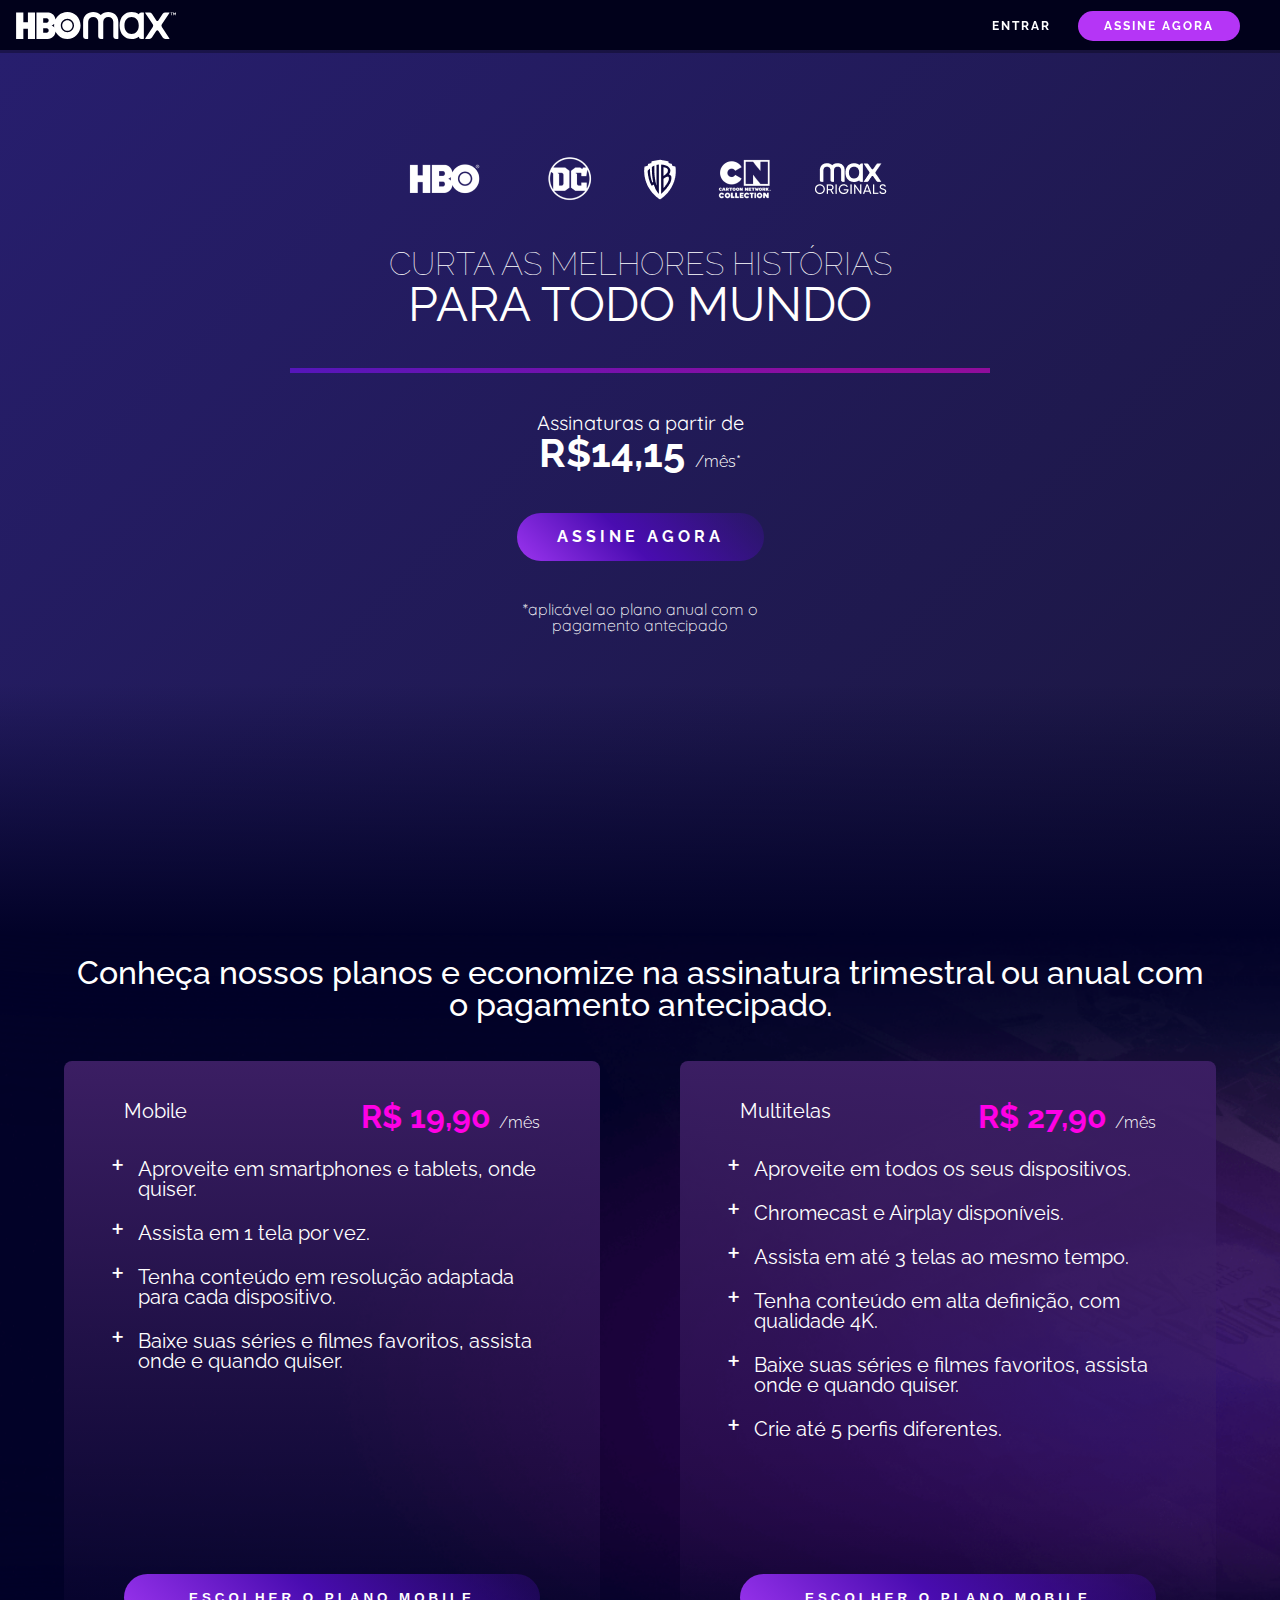
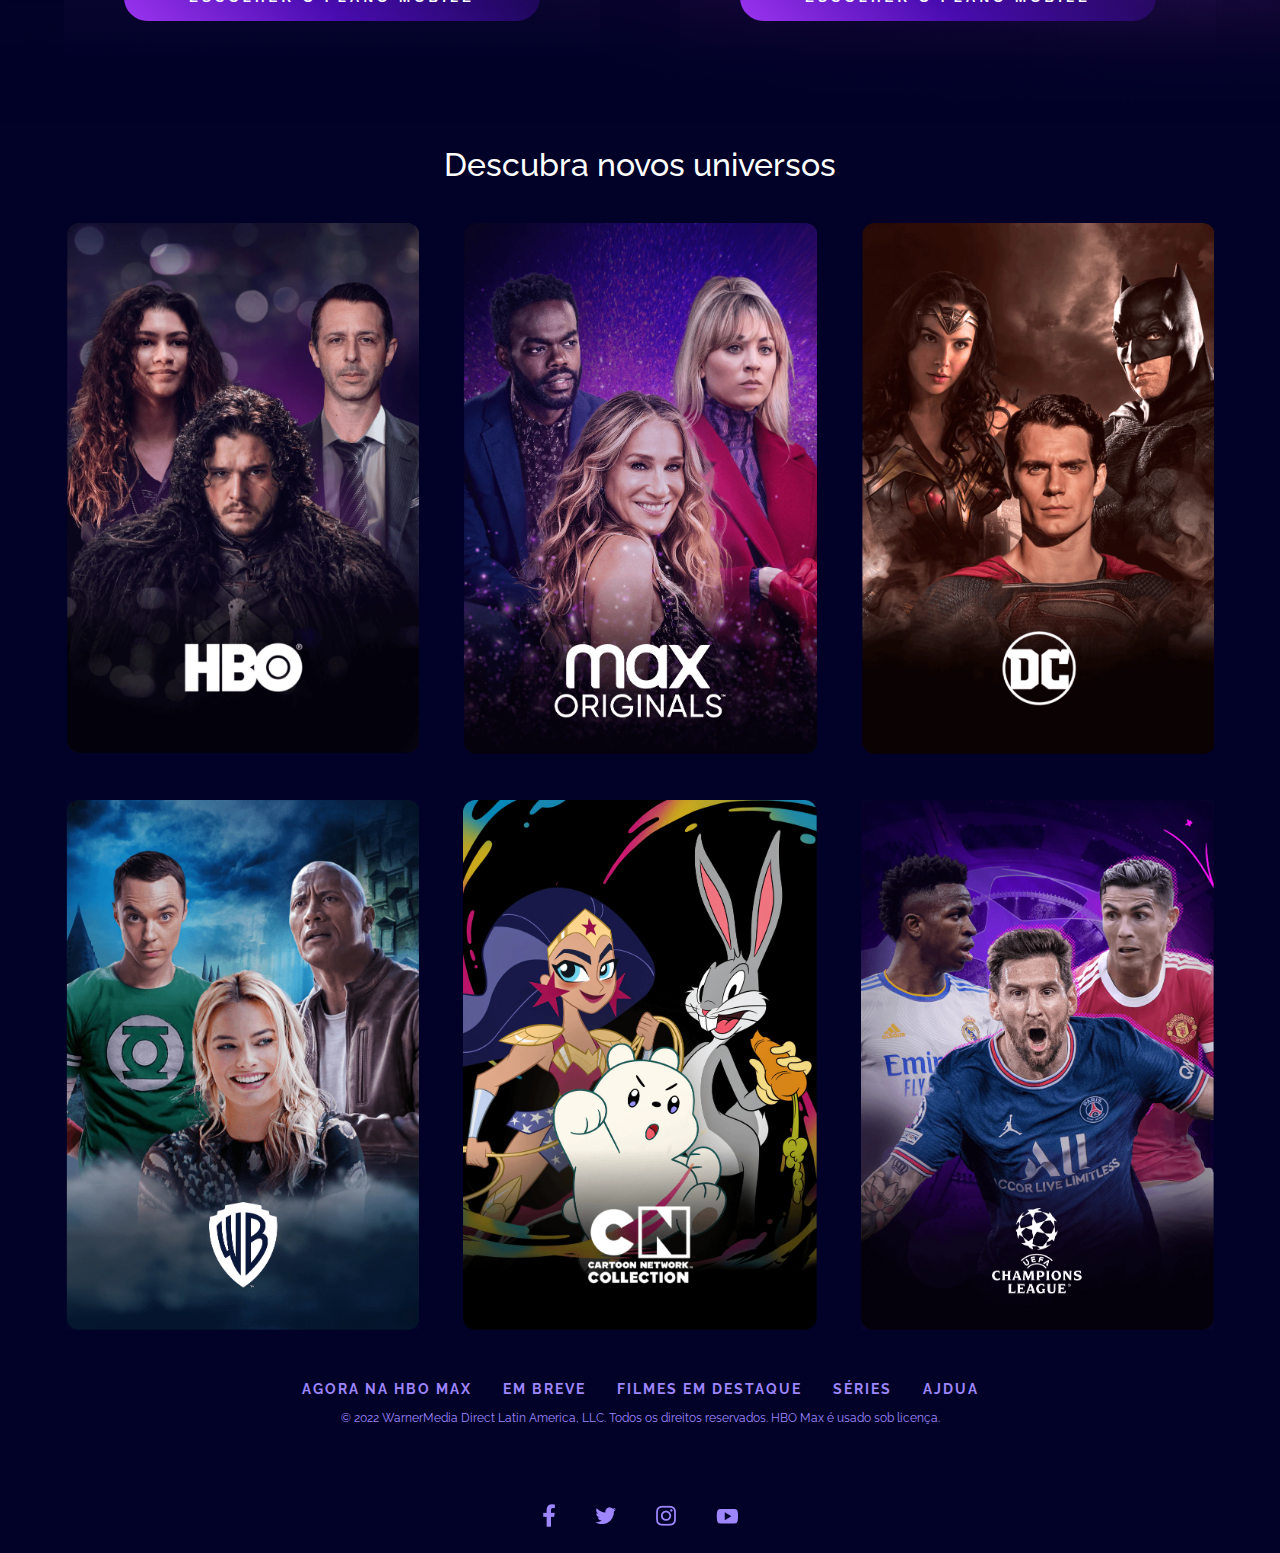
<file: index.html>
<!DOCTYPE html>
<html lang="pt-br">

<head>
    <meta charset="UTF-8">
    <meta name="viewport" content="width=device-width, initial-scale=1.0">
    <title>HBO Max</title>
    <link rel="stylesheet" href="src/styles/reset.css">
    <link rel="stylesheet" href="src/styles/global.css">
    <link rel="stylesheet" href="src/styles/responsivo.css">
</head>

<body>
    <nav class="menu">
        <a class="menu_logo" href="index.html">
            <img src="src/img/hbo-logo.svg" alt="" class="menu_logo-img">
        </a>
        <div>
            <a class="menu_item" href="signIn.html">Entrar</a>
            <a class="menu_item menu_sign-up-btn" href="#sub">Assine Agora</a>
        </div>
    </nav>
    <header class="header">
        <div class="header_content">
            <div class="header_chanels">
                <img class="header_chanel" src="src/img/hbo.png" alt="">
                <img class="header_chanel" src="src/img/dc.png" alt="">
                <img class="header_chanel" src="src/img/wb.png" alt="">
                <img class="header_chanel" src="src/img/cartoon-network_neutral.png" alt="">
                <img class="header_chanel" src="src/img/max_originals.png" alt="">
            </div>
            <div class="header_title">
                <h1><span class="header_title-light">Curta as melhores histórias</span>
                    para todo mundo</h1>
            </div>
            <div class="header_divider"></div>
            <div class="header_offer">
                <p>Assinaturas a partir de</p>
                <p class="offer_value">
                    R$14,15
                    <span class="offer_value-small">/mês*</span>
                </p>
            </div>
            <a class="header_button header_button-btn" href="#sub">Assine agora</a>
            <p class="text-small"> *aplicável ao plano anual com o pagamento antecipado</p>
        </div>
    </header>
    <main>
        <section id="sub" class="sub">
            <div class="container">
                <h2 class="container_title">Conheça nossos planos e economize na assinatura trimestral ou anual com o pagamento antecipado.</h2>
                <div class="sub_plans">
                    <div class="sub_cards">
                        <div>
                            <div class="sub_plan">
                                <h3>Mobile</h3>
                                <p class="sub_text">R$ 19,90 <span class="sub_text_light">/mês</span></p>
                            </div>
                            <ul class="sub_features">
                                <li class="sub_description">Aproveite em smartphones e tablets, onde quiser.</li>
                                <li class="sub_description">Assista em 1 tela por vez.</li>
                                <li class="sub_description">Tenha conteúdo em resolução adaptada para cada dispositivo.</li>
                                <li class="sub_description">Baixe suas séries e filmes favoritos, assista onde e quando quiser.</li>
                            </ul>
                        </div>
                        <button class="btn button-gradient">
                            Escolher o plano mobile
                        </button>
                    </div>

                    <div class="sub_cards">
                        <div>
                            <div class="sub_plan">
                                <h3>Multitelas</h3>
                                <p class="sub_text">R$ 27,90 <span class="sub_text_light">/mês</span></p>
                            </div>
                            <ul class="sub_features">
                                <li class="sub_description">Aproveite em todos os seus dispositivos.</li>
                                <li class="sub_description">Chromecast e Airplay disponíveis.</li>
                                <li class="sub_description">Assista em até 3 telas ao mesmo tempo.</li>
                                <li class="sub_description">Tenha conteúdo em alta definição, com qualidade 4K.</li>
                                <li class="sub_description">Baixe suas séries e filmes favoritos, assista onde e quando quiser.</li>
                                <li class="sub_description">Crie até 5 perfis diferentes.</li>
                            </ul>
                        </div>
                        <button class="btn button-gradient">
                            Escolher o plano mobile
                        </button>
                    </div>
                </div>
            </div>
        </section>
        <section id="cards-content" class="cards-content container">
            <h2 class="container_title">Descubra novos universos</h2>
            <div class="cards-content_menu">
                <div class="cards-content_container">
                    <img class="cards-content_img" src="src/img/hbo-default_0.webp" alt="HBO">
                </div>
                <div class="cards-content_container">
                    <img class="cards-content_img" src="src/img/MAX-Default.webp" alt="Originals">
                </div>
                <div class="cards-content_container">
                    <img class="cards-content_img" src="src/img/DC_Default.webp" alt="DC">
                </div>
                <div class="cards-content_container">
                    <img class="cards-content_img" src="src/img/WB-Default.webp" alt="Warner">
                </div>
                <div class="cards-content_container">
                    <img class="cards-content_img" src="src/img/CN-Default.webp" alt="Cartoon">
                </div>
                <div class="cards-content_container">
                    <img class="cards-content_img" src="src/img/UCL-Default.webp" alt="UCL">
                </div>
            </div>
        </section>
    </main>
    <footer>
        <section id="footer" class="footer container">
            <div>
                <a class="footer_links" href="https://www.max.com/br/pt/sitemap">Agora na hbo max</a>
                <a class="footer_links" href="https://www.max.com/br/pt">Em breve</a>
                <a class="footer_links" href="https://www.max.com/br/pt/movies">Filmes em destaque</a>
                <a class="footer_links" href="https://www.max.com/br/pt/shows">Séries</a>
                <a class="footer_links" href="https://help.max.com/BR-pt/Home/Index">Ajdua</a>
            </div>
            <p class="footer_rights">© 2022 WarnerMedia Direct Latin America, LLC. Todos os direitos reservados. HBO Max é usado sob licença.</p>
            <div class="footer_socials">
                <a href="https://www.facebook.com/HBOMaxBr/">
                    <img src="src/img/fb_0.png" alt="Facebook">
                </a>
                <a href="https://twitter.com/HBOMaxBR">
                    <img src="src/img/twitter_0.png" alt="Twitter">
                </a>
                <a href="https://www.instagram.com/hbomaxbr/">
                    <img src="src/img/instagram_0.png" alt="Instagram">
                </a>
                <a href="https://www.youtube.com/c/hbomaxbr">
                    <img src="src/img/youtube_0.png" alt="YouTube">
                </a>
            </div>
        </section>
    </footer>
</body>

</html>
</file>
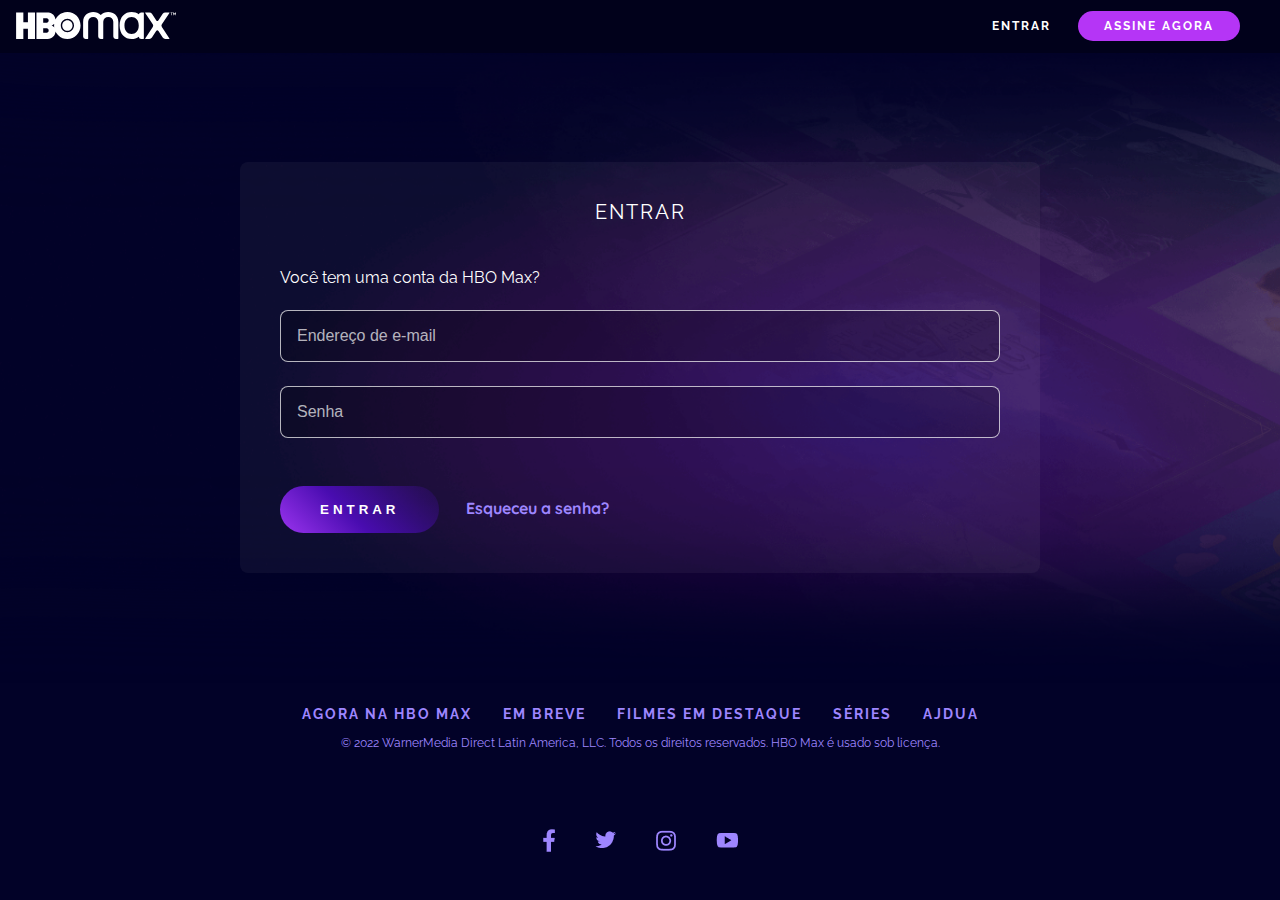
<file: signIn.html>
<!DOCTYPE html>
<html lang="pt-br">

<head>
    <meta charset="UTF-8">
    <meta name="viewport" content="width=device-width, initial-scale=1.0">
    <title>SignIn</title>
    <link rel="stylesheet" href="src/styles/reset.css">
    <link rel="stylesheet" href="src/styles/global.css">
    <link rel="stylesheet" href="src/styles/responsivo.css">
</head>

<body>
    <nav class="menu menu-signin">
        <a class="menu_logo" href="index.html">
            <img src="src/img/hbo-logo.svg" alt="" class="menu_logo-img">
        </a>
        <div>
            <a class="menu_item" href="signIn.html">Entrar</a>
            <a class="menu_item menu_sign-up-btn" href="#sub">Assine Agora</a>
        </div>
    </nav>
    <main class="content-login">
        <form class="login container">
            <h1 class="login_title">Entrar</h1>
            <label class="login_label">Você tem uma conta da HBO Max?</label>
            <input class="login_field"
                   type="email"
                   name="email"
                   id="email"
                   placeholder="Endereço de e-mail" />
            <input class="login_field"
                   type="password"
                   name="password"
                   id="password"
                   placeholder="Senha"
                   minlength="8" />
            <div class="login_actions">
                <button type="submit" class="btn button-gradient">Entrar</button>
                <a class="login_link" href="#">Esqueceu a senha?</a>
            </div>
        </form>

    </main>
    <footer>
        <section id="footer" class="footer container">
            <div>
                <a class="footer_links" href="https://www.max.com/br/pt/sitemap">Agora na hbo max</a>
                <a class="footer_links" href="https://www.max.com/br/pt">Em breve</a>
                <a class="footer_links" href="https://www.max.com/br/pt/movies">Filmes em destaque</a>
                <a class="footer_links" href="https://www.max.com/br/pt/shows">Séries</a>
                <a class="footer_links" href="https://help.max.com/BR-pt/Home/Index">Ajdua</a>
            </div>
            <p class="footer_rights">© 2022 WarnerMedia Direct Latin America, LLC. Todos os direitos reservados. HBO Max é usado sob licença.</p>
            <div class="footer_socials">
                <a href="https://www.facebook.com/HBOMaxBr/">
                    <img src="src/img/fb_0.png" alt="Facebook">
                </a>
                <a href="https://twitter.com/HBOMaxBR">
                    <img src="src/img/twitter_0.png" alt="Twitter">
                </a>
                <a href="https://www.instagram.com/hbomaxbr/">
                    <img src="src/img/instagram_0.png" alt="Instagram">
                </a>
                <a href="https://www.youtube.com/c/hbomaxbr">
                    <img src="src/img/youtube_0.png" alt="YouTube">
                </a>
            </div>
        </section>
    </footer>


</body>
</file>
<file: src/styles/global.css>
@import url("https://fonts.googleapis.com/css2?family=Raleway:wght@300;400;500;600;700&display=swap");
@import url("https://fonts.googleapis.com/css2?family=Quicksand:wght@300;400;700&display=swap");
@import url("https://fonts.googleapis.com/css2?family=Raleway:wght@300;400;500;600;700&display=swap");
@import url("https://fonts.googleapis.com/css2?family=Quicksand:wght@300;400;700&display=swap");


:root {
  --primary-color: #020228;
  --secondary-color: #ff00e5;
  --tertiary-color: #b535f6;
  --btn-bg-color-gradient: linear-gradient(45deg,
      #9b34ef 0%,
      #490cb0 20%,
      transparent 50%);
  --btn-link-bg-color: #fff;
  --btn-link-color: #000;
  --card-bg-color: linear-gradient(0deg, transparent, #3b1e63);
  --divider-bg-color: linear-gradient(90deg,
      #5516ba,
      rgba(255, 0, 229, 0.5) 80%);
  --nav-bg-color: rgba(0, 0, 0, 0.3);
  --text-color: #fff;
  --link-color: #9e86ff;
  --form-bg-color: rgba(211, 211, 211, 0.06);
  --form-field-bg-color: rgba(0, 0, 0, 0.2);
  --form-field-border: 1px solid rgba(255, 255, 255, 0.7);
  --form-field-placeholder: rgba(255, 255, 255, 0.7);
  --form-field-error: rgb(255, 76, 76);

  scroll-behavior: smooth;
}

* {
    margin: 0;
    padding: 0;
    box-sizing: border-box;
  }
  

body {
    background: var(--primary-color);
    color: var(--text-color);
    font-size: 0.75rem;
    font-family: "Raleway", sans-serif;
    height: 100vh;
  }
  

body h1 {
  font-size: 3rem;
  text-transform: uppercase;
  text-align: center;
}

body p {
  font-size: 1.25rem;
}

::-webkit-scrollbar {
  width: 8px;
}

::-webkit-scrollbar-thumb {
  background: var(--tertiary-color);
  border-radius: 10px;
}

::-webkit-scrollbar-thumb:hover {
  background: var(--secondary-color);
}

:root {
  --primary-color: #020228;
  --secondary-color: #ff00e5;
  --tertiary-color: #b535f6;
  --btn-bg-color-gradient: linear-gradient(45deg,
      #9b34ef 0%,
      #490cb0 20%,
      transparent 50%);
  --btn-link-bg-color: #fff;
  --btn-link-color: #000;
  --card-bg-color: linear-gradient(0deg, transparent, #3b1e63);
  --divider-bg-color: linear-gradient(90deg,
      #5516ba,
      rgba(255, 0, 229, 0.5) 80%);
  --nav-bg-color: rgba(0, 0, 0, 0.3);
  --text-color: #fff;
  --link-color: #9e86ff;
  --form-bg-color: rgba(211, 211, 211, 0.06);
  --form-field-bg-color: rgba(0, 0, 0, 0.2);
  --form-field-border: 1px solid rgba(255, 255, 255, 0.7);
  --form-field-placeholder: rgba(255, 255, 255, 0.7);
  --form-field-error: rgb(255, 76, 76);

  scroll-behavior: smooth;
}

.cards-content {
    margin: 100px auto;
}

.cards-content_menu {
    margin-top: 40px;
    display: grid;
    grid-template-columns: repeat(3, 1fr);
    gap: 40px;
}

.cards-content_container {
    border-radius: 16px;
    background-repeat: no-repeat;
    background-size: cover;
    background-position: center;
    border: 2px solid transparent;
    transition: transform 0.8s, background 0.8s, border 1s;
}

.cards-content_img {
    width: 100%;
    object-fit: cover;
    object-position: center;
    transition: opacity 2s;
}

.cards-content_container:hover  .cards-content_img{
    opacity: 0;
}

.cards-content_container:nth-child(1):hover {
    background-image: url(../img/hbo-hover_0.webp);
}

.cards-content_container:nth-child(2):hover {
    background-image: url(../img/MAX-Hover.webp);
}

.cards-content_container:nth-child(3):hover {
    background-image: url(../img/DC-Hover.webp);
}

.cards-content_container:nth-child(4):hover {
    background-image: url(../img/WB-Hover.webp);
}

.cards-content_container:nth-child(5):hover {
    background-image: url(../img/CN-Hover.png);
}

.cards-content_container:nth-child(6):hover {
    background-image: url(../img/UCL-Hover.webp);
}

.cards-content_container:hover {
    transform: scale(1.05);
    border: 2px solid var(--tertiary-color);
}


.footer_links {
    text-transform: uppercase;
    font-size: 0.875rem;
    color: var(--link-color);
    text-decoration: none;
    font-weight: bold;
    margin: 0 14px;
    letter-spacing: 2px;
    transition: color 0.5s;
}

.footer_links:hover {
    color: var(--text-color);
}

.footer_rights {
    margin: 16px 0;
    font-size: 0.75rem;
    color: var(--link-color);
}

.footer_socials {
    display: flex;
    align-items: center;
    justify-content: center;
    gap: 40px;
    margin-top: 80px;
}



.header {
    position: relative;
    margin-top: 50px;
    padding: 100px 0 300px;
    background: linear-gradient(-45deg, #56125b, #0f0f10, #271e6e);
    background-size: 400% 400%;
    animation: gradient 10s ease infinite alternate;
}

.header::after {
    content: "";
    width: 100%;
    height: 250px;
    position: absolute;
    bottom: 0;
    background: linear-gradient(0deg, var(--primary-color), transparent);
}

.header_content {
    margin: auto;
    display: flex;
    flex-direction: column;
    align-items: center;
    gap: 40px;
    padding: 0 40px;
}

.header_chanels {
    display: flex;
    flex-wrap: wrap;
    justify-content: center;
    gap: 24px;
}

.header_chanel {
    object-fit: contain;
}

.header_title {
    flex-wrap: wrap;
}

.header_title-light {
    font-size: 2rem;
    display: block;
    font-weight: lighter;
}

.header_divider {
    width: 70%;
    max-width: 700px;
    height: 5px;
    background: var(--divider-bg-color);
}

.header_offer{
    font-family: "Quicksand", sans-serif;
    text-align: center;
}

.offer_value{
    font-family: "Raleway", sans-serif;
    font-size: 2.5rem;
    font-weight: bold;
}

.offer_value-small {
    font-family: "Raleway", sans-serif;
    font-size: 1rem;
    font-weight: 300;
}

.header_button {
    background-color: var(--tertiary-color);
    animation: wiggle 2.2s linear infinite;
    background: var(--btn-bg-color-gradient);
    transition: background 1s, outline 1s, transform 1s;

}

.header_button-btn {
    text-decoration: none;
    text-transform: uppercase;
    color: var(--text-color);
    padding: 16px 40px;
    border-radius: 500px;
    
    background-size: 250%;
    
    border: none;
    letter-spacing: 4px;
    font-weight: 700;
    font-size: 1rem;
}

.header_button-btn:hover {
    cursor: pointer;
    background-color: transparent;
    background-position: 100%;
    outline: 2px solid var(--secondary-color);
    transform: scale(1.05);
}

.text-small {
    font-family: "Quicksand", sans-serif;
    font-size: 1rem;
    font-weight: 300;
    width: 300px;
    text-align: center;
}

@keyframes gradient {
    0% {
        background-position: 0% 50%;
    }
    50% {
        background-position: 100% 50%;
    }
    100% {
        background-position: 0% 50%;
    }
}

@keyframes wiggle {
    0%, 10% {
        transform: rotate(0);
    }
    15% {
        transform: rotate(-15deg);
    }
    20% {
        transform: rotate(10deg);
    }
    25% {
        transform: rotate(-10deg);
    }
    30% {
        transform: rotate(10deg);
    }
    35% {
        transform: rotate(-10deg);
    }
    40%, 100% {
        transform: rotate(0);
    }
}


section {
    scroll-margin-top: 80px;
}

.sub {
    background: url(../img/background-movies-series.png);
    background-size: cover;
    position: relative;
}

.container {
    text-align: center;
    max-width: 1200px;
    margin: auto;
    padding: 24px;
}

.container_title {
    font-size: 2rem;
    font-weight: 500;
}

.sub_plans {
    display: flex;
    justify-content: space-around;
    gap: 80px;
    margin: 40px 0;
    perspective: 2000px;
    perspective-origin: top;
}

.sub_plans:has(.sub_cards:nth-child(1):hover)
  .sub_cards:nth-child(2) {
  transform: rotateY(-45deg);
}
.sub_plans:has(.sub_cards:nth-child(2):hover)
  .sub_cards:nth-child(1) {
  transform: rotateY(45deg);
}

.sub_cards {
    background: var(--card-bg-color);
    border: none;
    border-radius: 8px;
    padding: 40px 60px;
    min-height: 600px;
    display: flex;
    flex-direction: column;
    justify-content: space-between;
    transition: transform 1s ease-in-out;
}

.sub_plan {
    display: flex;
    justify-content: space-between;
    margin-bottom: 16px;
    font-size: 1.25rem;
}

.sub_text {
    font-size: 2rem;
    color: var(--secondary-color);
    font-weight: 700;
}

.sub_text_light {
    font-size: 1rem;
    font-weight: 300;
    color: var(--text-color);
}

.sub_description {
    list-style: none;
    text-align: left;
    font-size: 1.25rem;
    margin-bottom: 14px;
    padding-left: 14px;
}

.sub_description::marker {
    content: "+";
    font-size: 2rem;
    margin: 0 8px 0 0;
}

.button-gradient {
    background: var(--btn-bg-color-gradient);
    background-size: 250%;
    transition: background 1s, outline 1s, transform 1s;
}

.btn {
    text-decoration: none;
    text-transform: uppercase;
    color: var(--text-color);
    padding: 16px 40px;
    border-radius: 500px;
    border: none;
    letter-spacing: 4px;
    font-weight: 700;
    font-size: 0.833rem;
    cursor: pointer;
}

.button-gradient:hover {
    background-color: transparent;
    background-position: 100%;
    outline: 2px solid var(--secondary-color);
    transform: scale(1.05);
}


.menu {
    width: 100%;
    padding: 12px 16px;
    top: 0;
    position: fixed;
    display: flex;
    justify-content: space-between;
    align-items: center;
    background: var(--nav-bg-color);
    z-index: 1;
}

.menu_logo {
    max-width: 160px;
}

.menu_logo-img {
    width: 100%;
}

.menu_item {
    margin-right: 24px;
    text-transform: uppercase;
    font-weight: 700;
    text-decoration: none;
    color: var(--text-color);
    letter-spacing: 2px;
    font-size: 0.75rem;
}

.menu_sign-up-btn {
    padding: 8px 26px;
    border-radius: 500px;
    background-color: var(--tertiary-color);
    transition: background 1s, color 1s;
}

.menu_sign-up-btn:hover {
    background-color: var(--btn-link-bg-color);
    color: var(--btn-link-color);
}


.content-login {
    display: flex;
    justify-content: center;
    align-items: center;
    font-family: "Quicksand", cursive;
    width: 100%;
    height: 70%;
    padding: 24px;

    background-image: url(../img/background-movies-series.png);
    background-size: cover;
}

.login {
    width: 100%;
    max-width: 800px;
    background-color: var(--form-bg-color);
    border-radius: 8px;
    display: flex;
    flex-direction: column;
    gap: 24px;
    padding: 40px;
}

.menu-signin {
    position: relative;
}

.login_title {
    font-family: "Raleway", sans-serif;
    letter-spacing: 2px;
    text-transform: uppercase;
    font-size: 1.25rem;
    margin-bottom: 24px;
}

.login_label {
    font-family: "Raleway", sans-serif;
    font-size: 1rem;
    text-align: left;
}

.login_field {
    background: var(--form-field-bg-color);
    border: var(--form-field-border);
    border-radius: 8px;
    color: var(--text-color);
    padding: 16px;
    font-size: 1rem;
}

.login_field::placeholder {
    color: var(--form-field-placeholder);
}

.login_field:invalid {
    border-color: var(--form-field-error);
}

.login_actions {
    margin-top: 24px;
    text-align: left;
}

.login_link {
    color: var(--link-color);
    text-decoration: none;
    margin-left: 24px;
    font-weight: bold;
    font-size: 1rem;
}
</file>
<file: src/styles/responsivo.css>
@media  screen and (max-width: 1200px) {
    .cards-content_menu {
        gap: 32px;
    }
    .sub_plans {
        gap: 40px;
    }
}

@media screen and (max-width: 1140px) {
    .sub_plans {
        flex-direction: column;
        align-items: center;
    }
}

@media screen and (max-width:800px) {
    .cards-content_menu {
        grid-template-columns: repeat(2, 1fr);
    }
}

@media screen and (max-width:480px) {
    body {
        height: auto;
    }

    .cards-content_menu {
        grid-template-columns: repeat(6, 100%);
        grid-auto-flow: column;
        overflow: auto hidden;
    }

    .footer_links {
        display: block;
        margin-bottom: 16px;
    }

    .header {
        margin-top: 128px !important;
    }

    .menu {
        padding: 32px 24px;
        flex-direction: column;
        gap: 24px;
    }

    .menu_logo {
        max-width: 100px;
        background: var(--nav-bg-color);
    }

    .menu_sign-up-btn {
        margin: 0;
    }

    .login_actions .btn{
        display: block;
        margin-bottom: 24px;
    }

    .login_link {
        margin: 0;
    }
}
</file>
